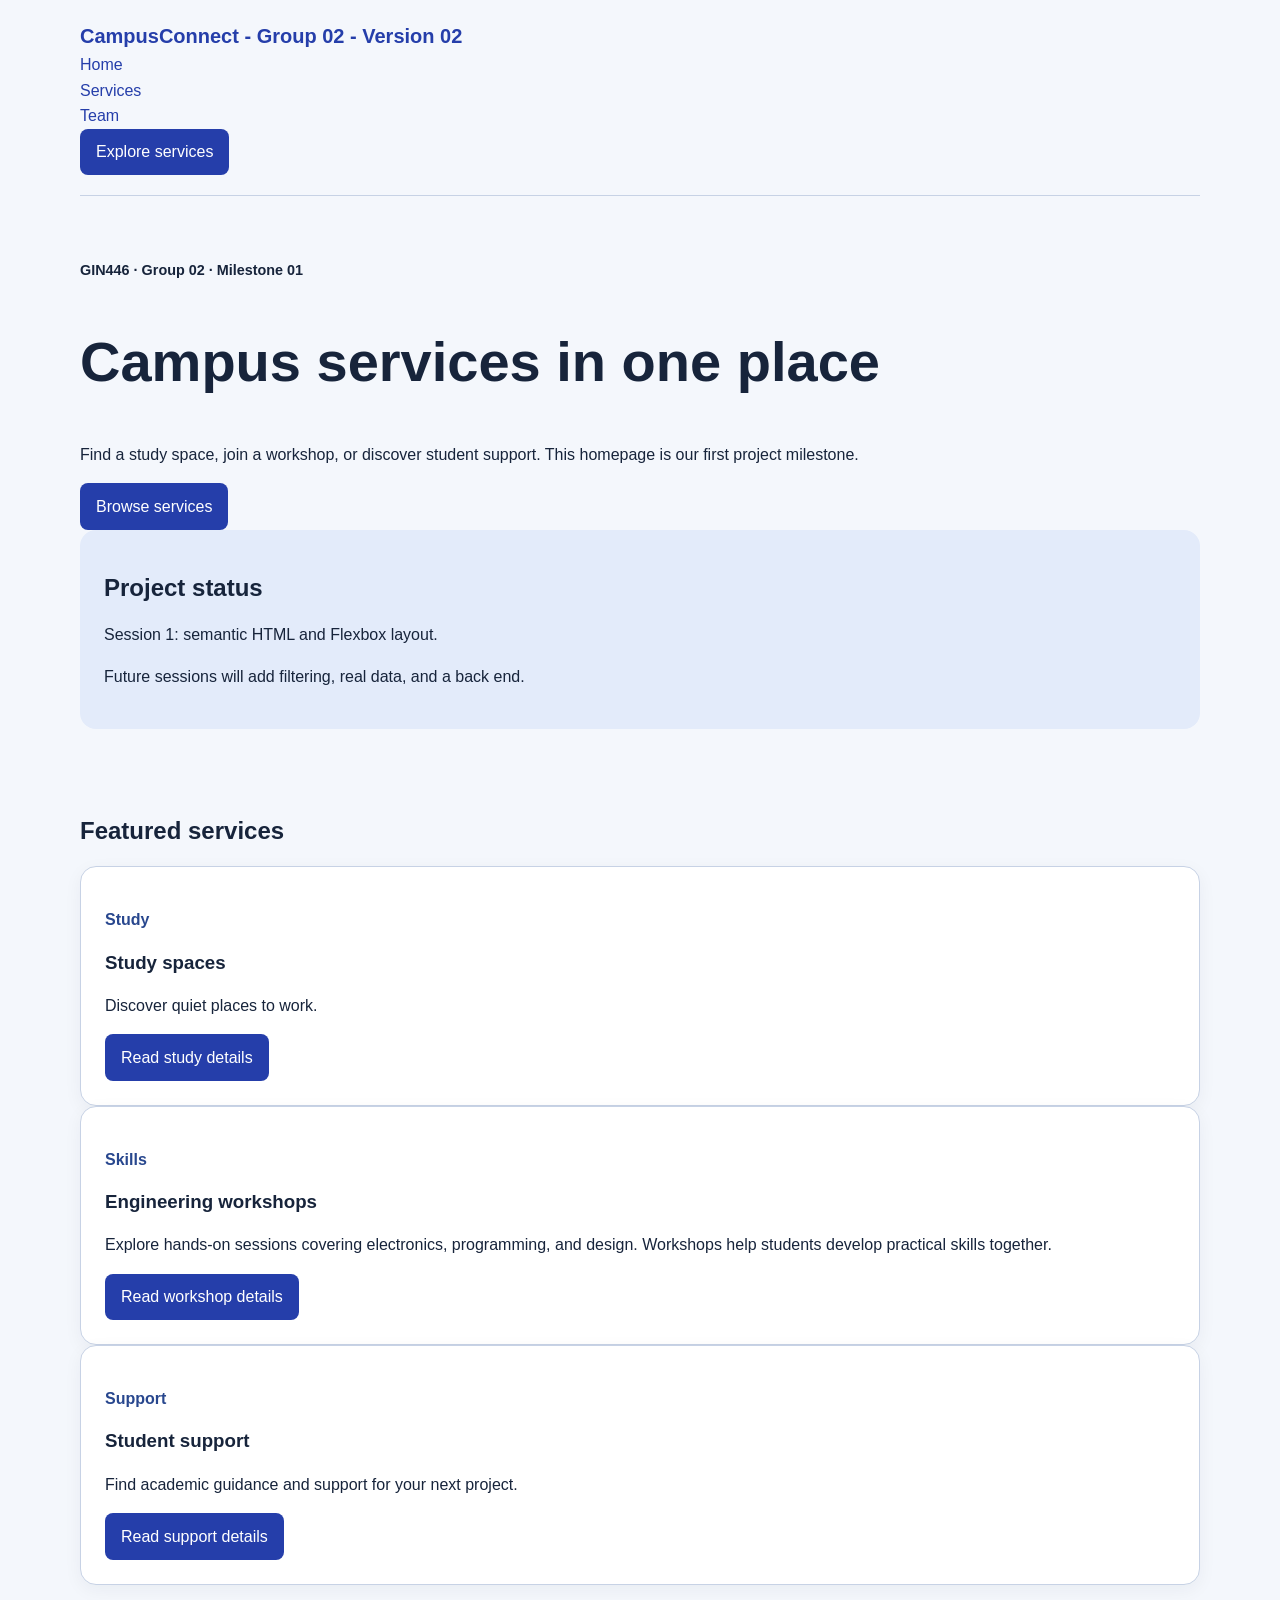
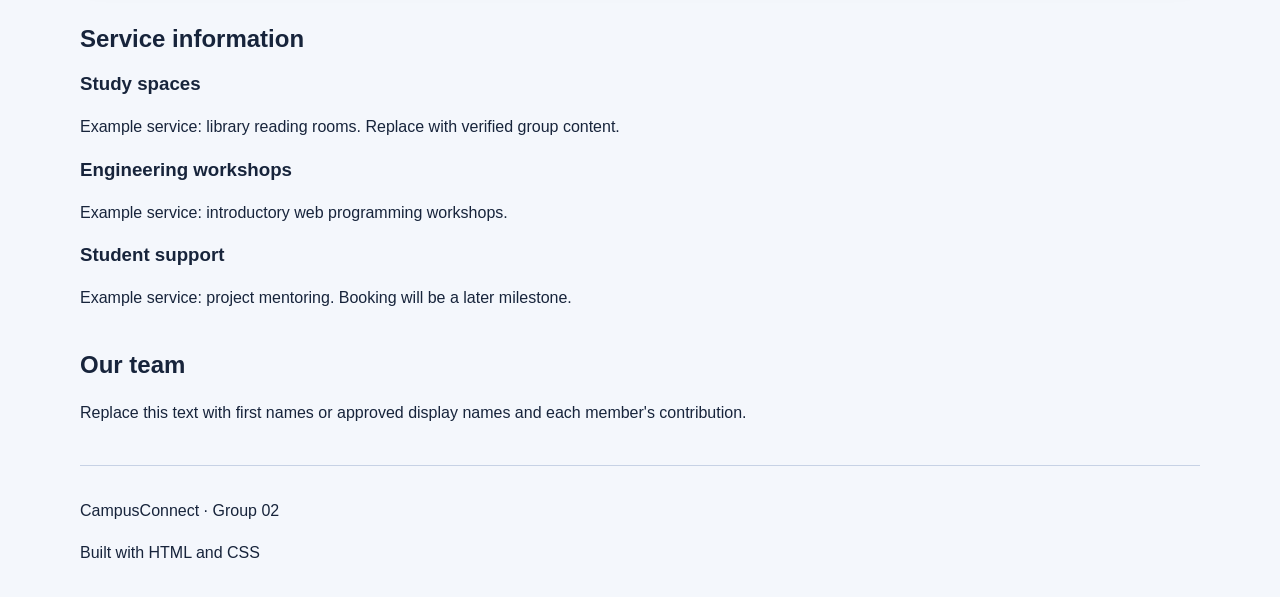
<file: index.html>
<!doctype html>
<html lang="en">
<head>
  <meta charset="utf-8">
  <meta name="viewport" content="width=device-width, initial-scale=1">
  <title>CampusConnect | Group 02</title>
  <link rel="stylesheet" href="css/styles.css">
</head>
<body>
  <a class="skip-link" href="#main">Skip to main content</a>
  <header class="site-header container">
    <a class="brand" href="#home">CampusConnect - Group 02 - Version 02</a>
    <nav aria-label="Main navigation">
      <ul class="nav-list">
        <li><a href="#home">Home</a></li>
        <li><a href="#services">Services</a></li>
        <li><a href="#team">Team</a></li>
      </ul>
    </nav>
    <a class="button" href="#services">Explore services</a>
  </header>
  <main id="main" class="container">
    <section class="hero" id="home" aria-labelledby="hero-title">
      <div class="hero-copy">
        <p class="eyebrow">GIN446 · Group 02 · Milestone 01</p>
        <h1 id="hero-title">Campus services in one place</h1>
        <p>Find a study space, join a workshop, or discover student support. This homepage is our first project milestone.</p>
        <a class="button" href="#services">Browse services</a>
      </div>
      <aside class="project-summary" aria-labelledby="summary-title">
        <h2 id="summary-title">Project status</h2>
        <p>Session 1: semantic HTML and Flexbox layout.</p>
        <p>Future sessions will add filtering, real data, and a back end.</p>
      </aside>
    </section>
    <section id="services" aria-labelledby="services-title">
      <h2 id="services-title">Featured services</h2>
      <div class="cards">
        <article class="card">
          <p class="tag">Study</p><h3>Study spaces</h3>
          <p>Discover quiet places to work.</p>
          <a class="button" href="#study-details">Read study details</a>
        </article>
        <article class="card">
          <p class="tag">Skills</p><h3>Engineering workshops</h3>
          <p>Explore hands-on sessions covering electronics, programming, and design. Workshops help students develop practical skills together.</p>
          <a class="button" href="#workshop-details">Read workshop details</a>
        </article>
        <article class="card">
          <p class="tag">Support</p><h3>Student support</h3>
          <p>Find academic guidance and support for your next project.</p>
          <a class="button" href="#support-details">Read support details</a>
        </article>
      </div>
    </section>
    <section class="details" aria-labelledby="details-title">
      <h2 id="details-title">Service information</h2>
      <h3 id="study-details">Study spaces</h3><p>Example service: library reading rooms. Replace with verified group content.</p>
      <h3 id="workshop-details">Engineering workshops</h3><p>Example service: introductory web programming workshops.</p>
      <h3 id="support-details">Student support</h3><p>Example service: project mentoring. Booking will be a later milestone.</p>
    </section>
    <section id="team" aria-labelledby="team-title">
      <h2 id="team-title">Our team</h2>
      <p>Replace this text with first names or approved display names and each member's contribution.</p>
    </section>
  </main>
  <footer class="site-footer container"><p>CampusConnect · Group 02</p><p>Built with HTML and CSS</p></footer>
</body>
</html>
</file>
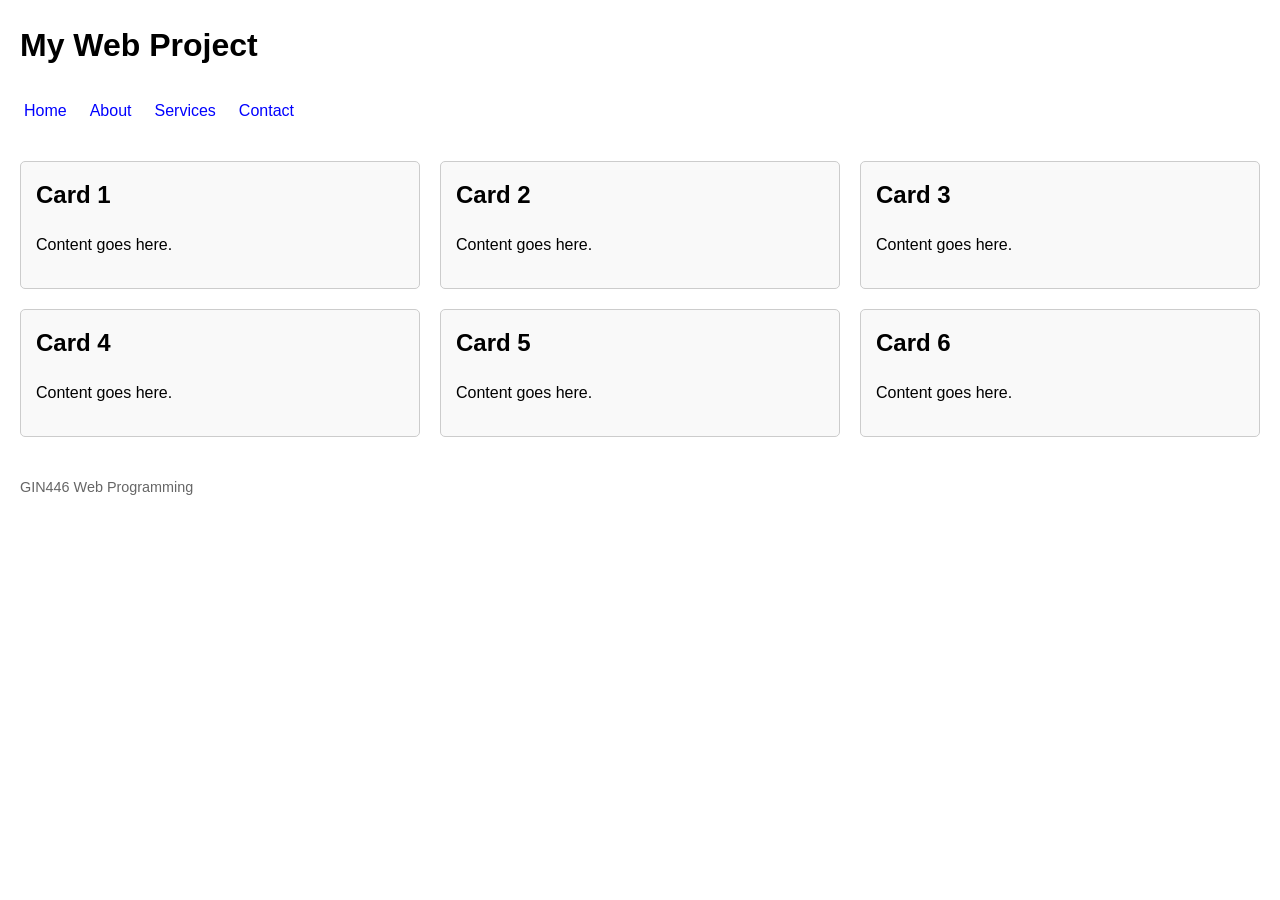
<file: lab04-grid/index.htm>
<!DOCTYPE html>
<html lang="en">
<head>
    <meta charset="UTF-8">
    <meta name="viewport" content="width=device-width, initial-scale=1.0">
    <title>GIN446 Grid Lab</title>
    <link rel="stylesheet" href="style.css">
</head>
<body>
    <header>
        <h1>My Web Project</h1>
    </header>
    <nav>
        <a href="#">Home</a>
        <a href="#">About</a>
        <a href="#">Services</a>
        <a href="#">Contact</a>
    </nav>
    <main class="cards">
        <section class="card"><h2>Card 1</h2><p>Content goes here.</p></section>
        <section class="card"><h2>Card 2</h2><p>Content goes here.</p></section>
        <section class="card"><h2>Card 3</h2><p>Content goes here.</p></section>
        <section class="card"><h2>Card 4</h2><p>Content goes here.</p></section>
        <section class="card"><h2>Card 5</h2><p>Content goes here.</p></section>
        <section class="card"><h2>Card 6</h2><p>Content goes here.</p></section>
    </main>
    <footer>GIN446 Web Programming</footer>
</body>
</html>
</file>
<file: css/styles.css>
/* Base styles are supplied. Students implement the layout below. */
* { box-sizing: border-box; }
body { margin: 0; font-family: Arial, sans-serif; line-height: 1.6; color: #17243b; background: #f4f7fc; }
h1, h2, h3 { line-height: 1.2; }
h1 { font-size: clamp(2rem, 5vw, 3.5rem); }
a { color: #253eaa; overflow-wrap: anywhere; }
.container { width: min(1120px, calc(100% - 2rem)); margin-inline: auto; }
.site-header { padding-block: 1.25rem; border-bottom: 1px solid #c7d2e5; }
.brand { font-weight: 800; font-size: 1.25rem; text-decoration: none; }
.nav-list { list-style: none; padding: 0; margin: 0; }
.nav-list a { text-decoration: none; }
.hero { padding-block: 3rem; }
.eyebrow { font-size: .9rem; font-weight: bold; }
.project-summary { background: #e3ebfa; padding: 1.5rem; border-radius: 1rem; }
.card { background: white; border: 1px solid #c7d2e5; border-radius: 1rem; padding: 1.5rem; box-shadow: 0 5px 18px #17243b0d; }
.tag { color: #28478e; font-weight: bold; }
.button { display: inline-block; background: #253eaa; color: white; padding: .65rem 1rem; border-radius: .5rem; text-decoration: none; }
.button:hover { background: #172c83; }
a:focus-visible { outline: 3px solid #9a4800; outline-offset: 4px; }
section { margin-bottom: 2.5rem; scroll-margin-top: 1rem; }
.site-footer { padding-block: 1rem; border-top: 1px solid #c7d2e5; }
.skip-link { position: absolute; top: -100px; left: 1rem; background: white; padding: .5rem; }
.skip-link:focus { top: .5rem; }

/* TODO 1: Header: display:flex; align-items:center; flex-wrap:wrap; gap:1.5rem. */
/* TODO 2: Push the last header link right using auto margin on nav. */
/* TODO 3: Make .nav-list flex, wrapping, with gap:1rem. */
/* TODO 4: Hero: wrapping flex row, align-items:center, gap:2rem.
   .hero-copy: flex:2 1 28rem; .project-summary: flex:1 1 16rem.
   Set min-width:0 on both hero items. */
/* TODO 5: Cards: wrapping flex container, gap:1.25rem, stretch alignment. */
/* TODO 6: Each card: flex:1 1 16rem; min-width:0; nested flex column. */
/* TODO 7: Pin card links with margin-top:auto; align-self:flex-start. */
/* TODO 8: Footer: wrapping flex row; space-between; gap:1rem. */
</file>
<file: lab04-grid/style.css>
/* style.css - final responsive version: 3 / 2 / 1 columns */
* { box-sizing: border-box; }

body {
    font-family: sans-serif;
    margin: 20px;
    line-height: 1.5;
}

nav {
    display: flex;
    flex-wrap: wrap;          /* links wrap instead of overflowing */
    gap: 10px 15px;
    margin-bottom: 30px;
}
nav a {
    text-decoration: none;
    color: blue;
    padding: 8px 4px;         /* comfortable tap target on mobile */
}

/* MOBILE FIRST: 1 column (< 600px) */
main.cards {
    display: grid;
    grid-template-columns: 1fr;
    gap: 20px;
}

/* TABLET: 2 columns (600px - 1023px, includes 768px) */
@media (min-width: 600px) {
    main.cards { grid-template-columns: repeat(2, 1fr); }
}

/* DESKTOP: 3 columns (>= 1024px, includes 1440px) */
@media (min-width: 1024px) {
    main.cards { grid-template-columns: repeat(3, 1fr); }
}

.card {
    border: 1px solid #ccc;
    padding: 15px;
    background-color: #f9f9f9;
    border-radius: 5px;
}
.card h2 { margin-top: 0; }

footer {
    margin-top: 40px;
    color: #666;
    font-size: 0.9em;
}
</file>
